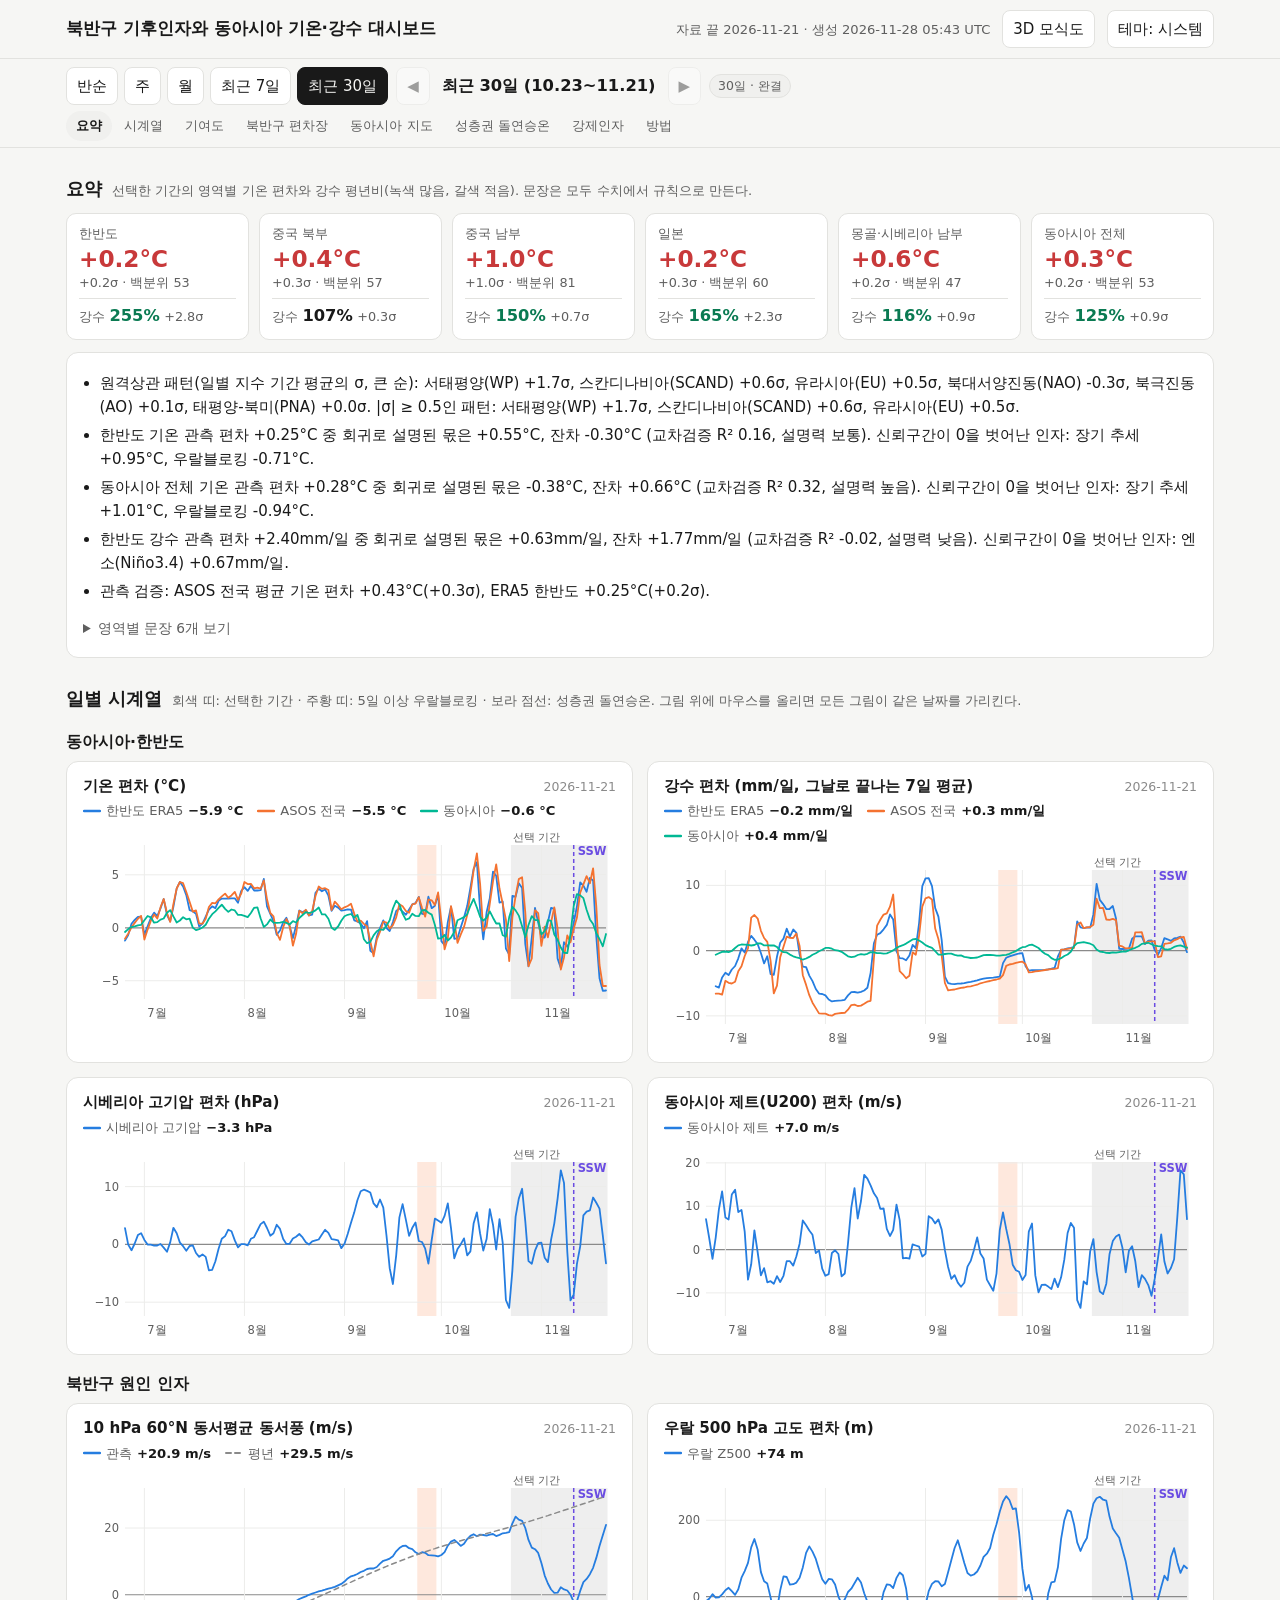
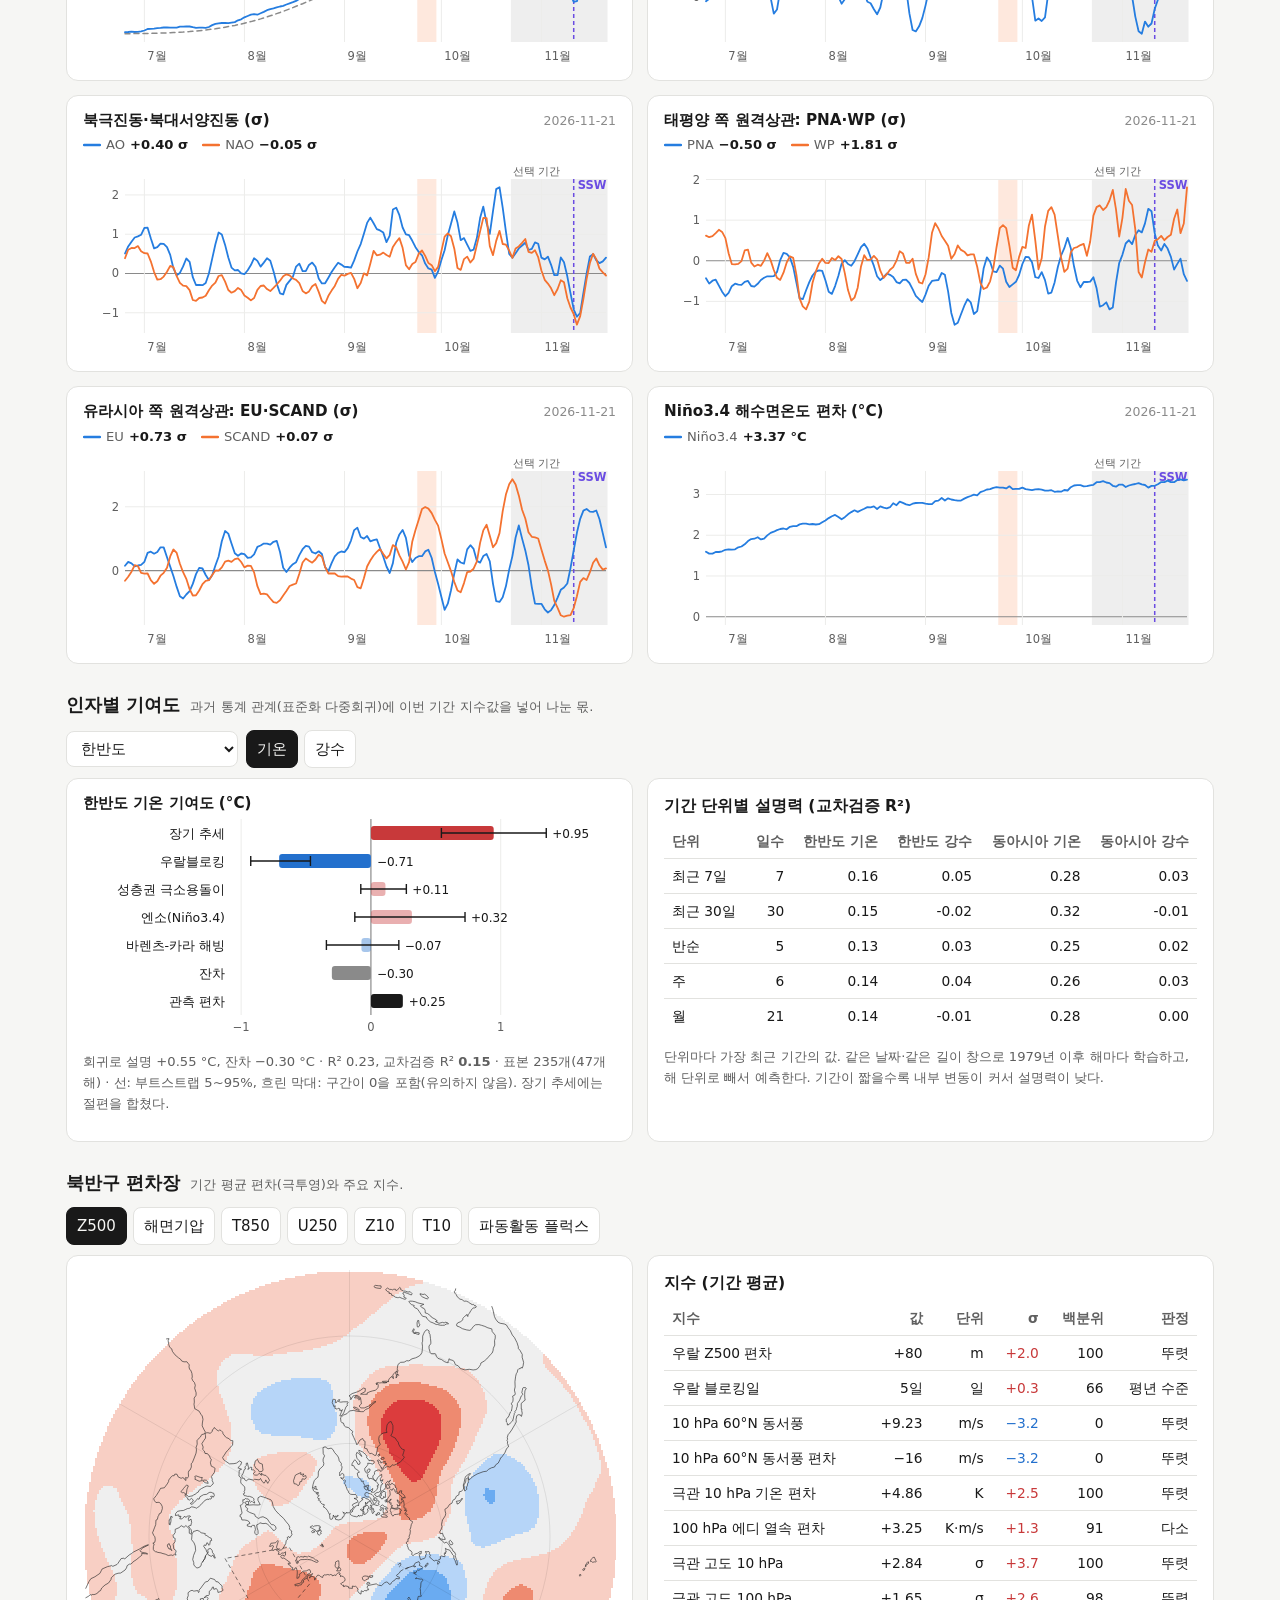
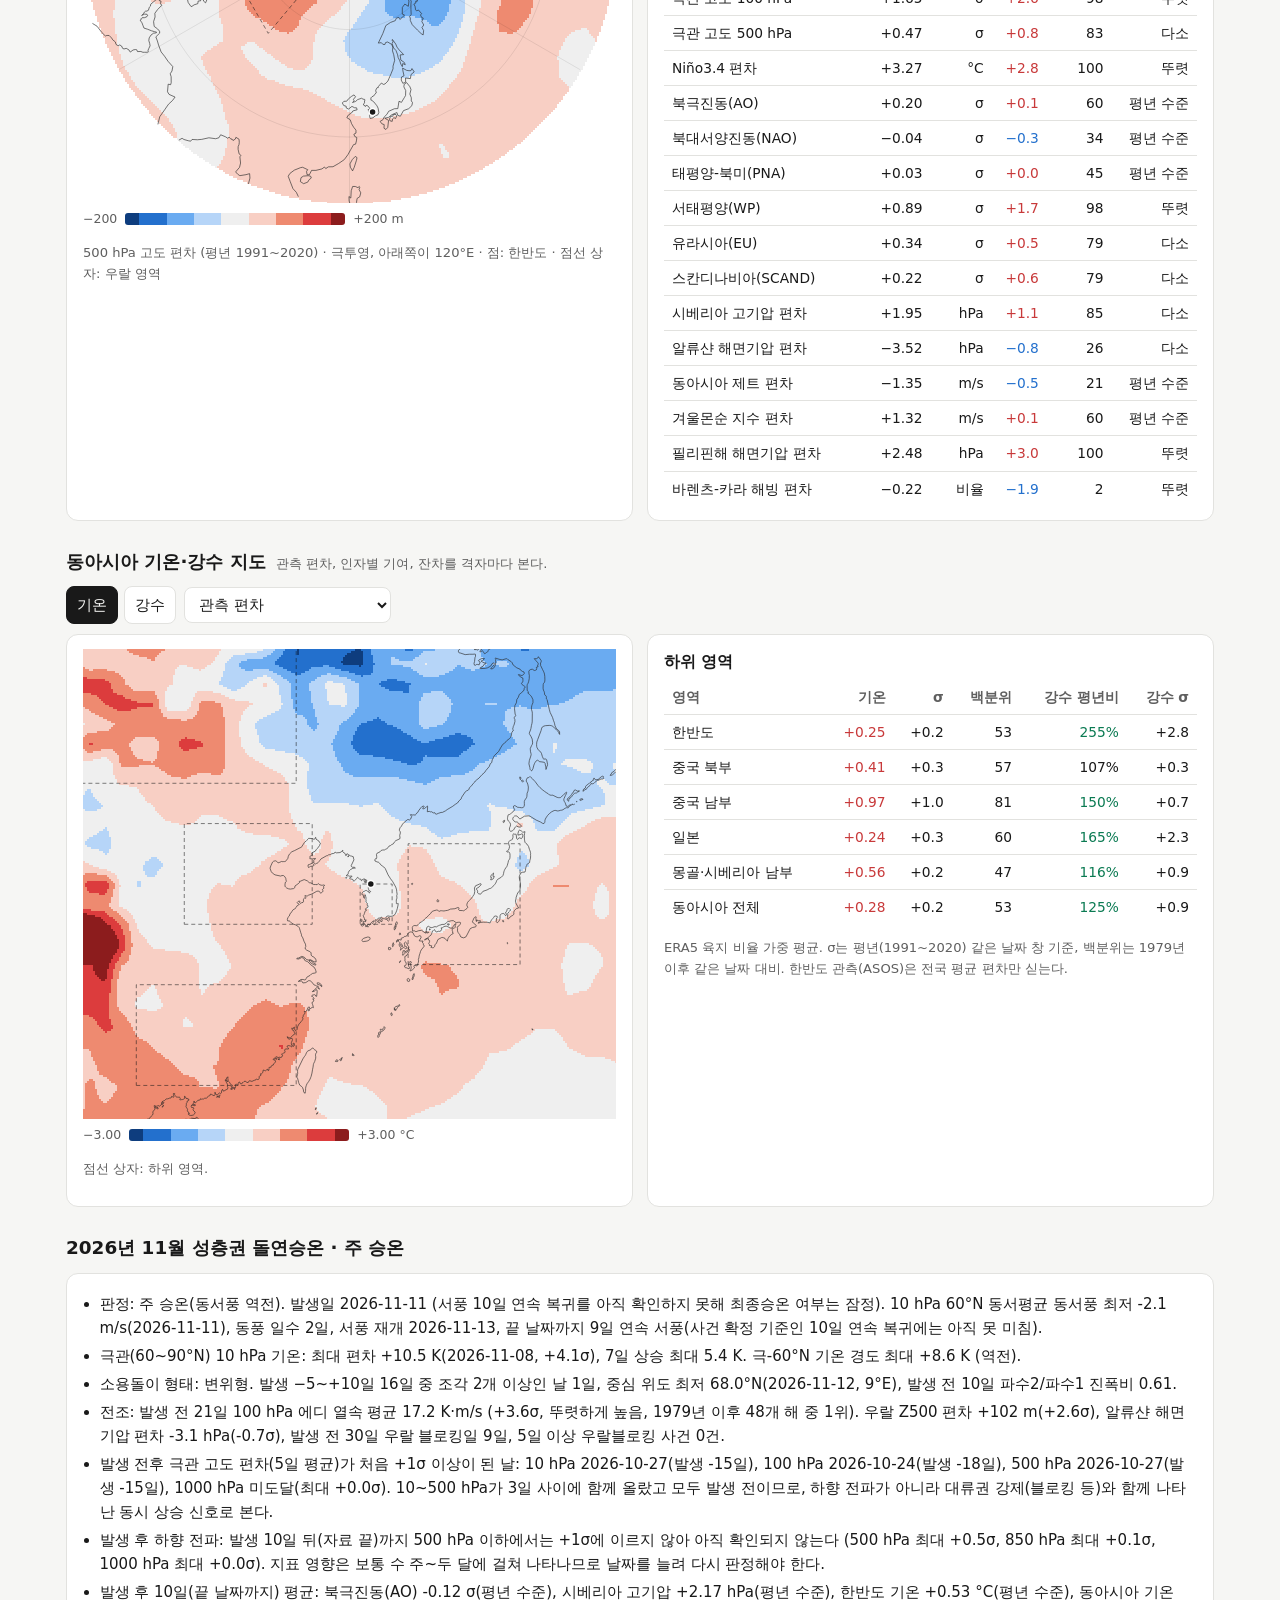
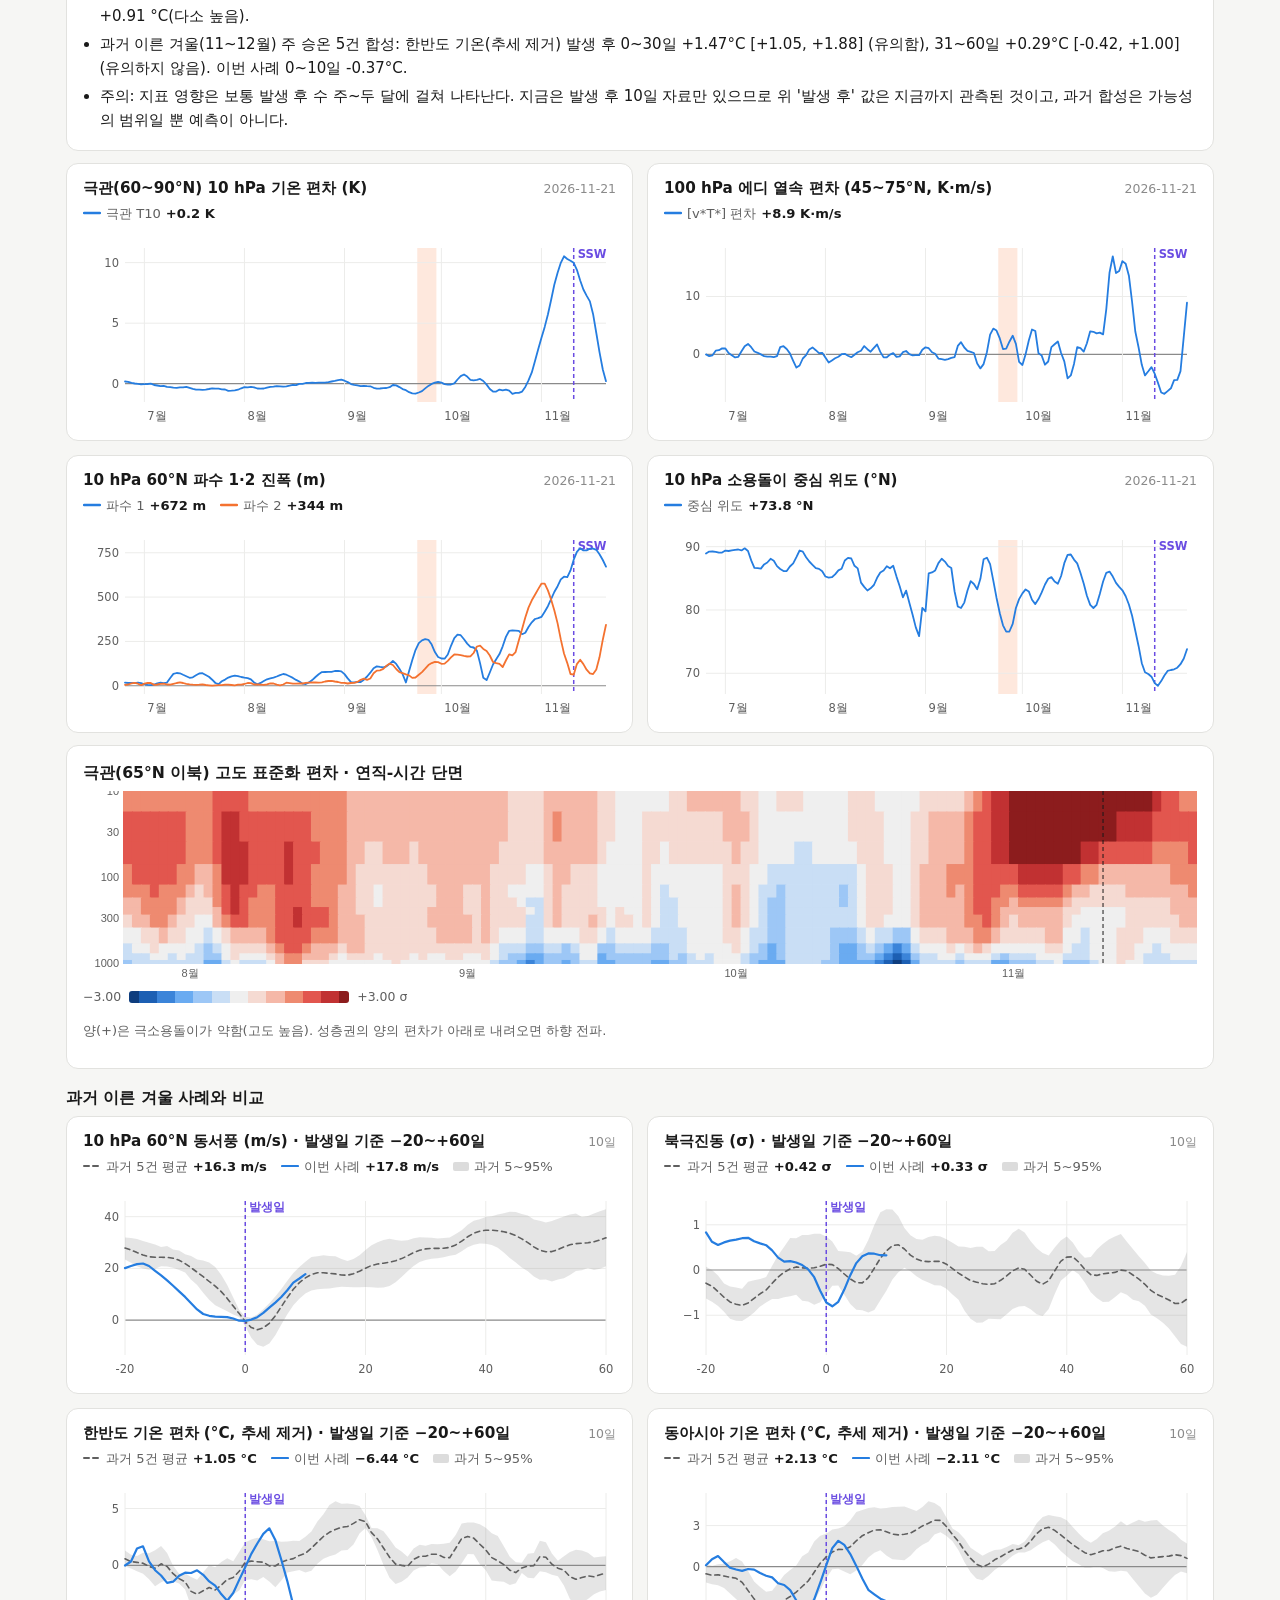
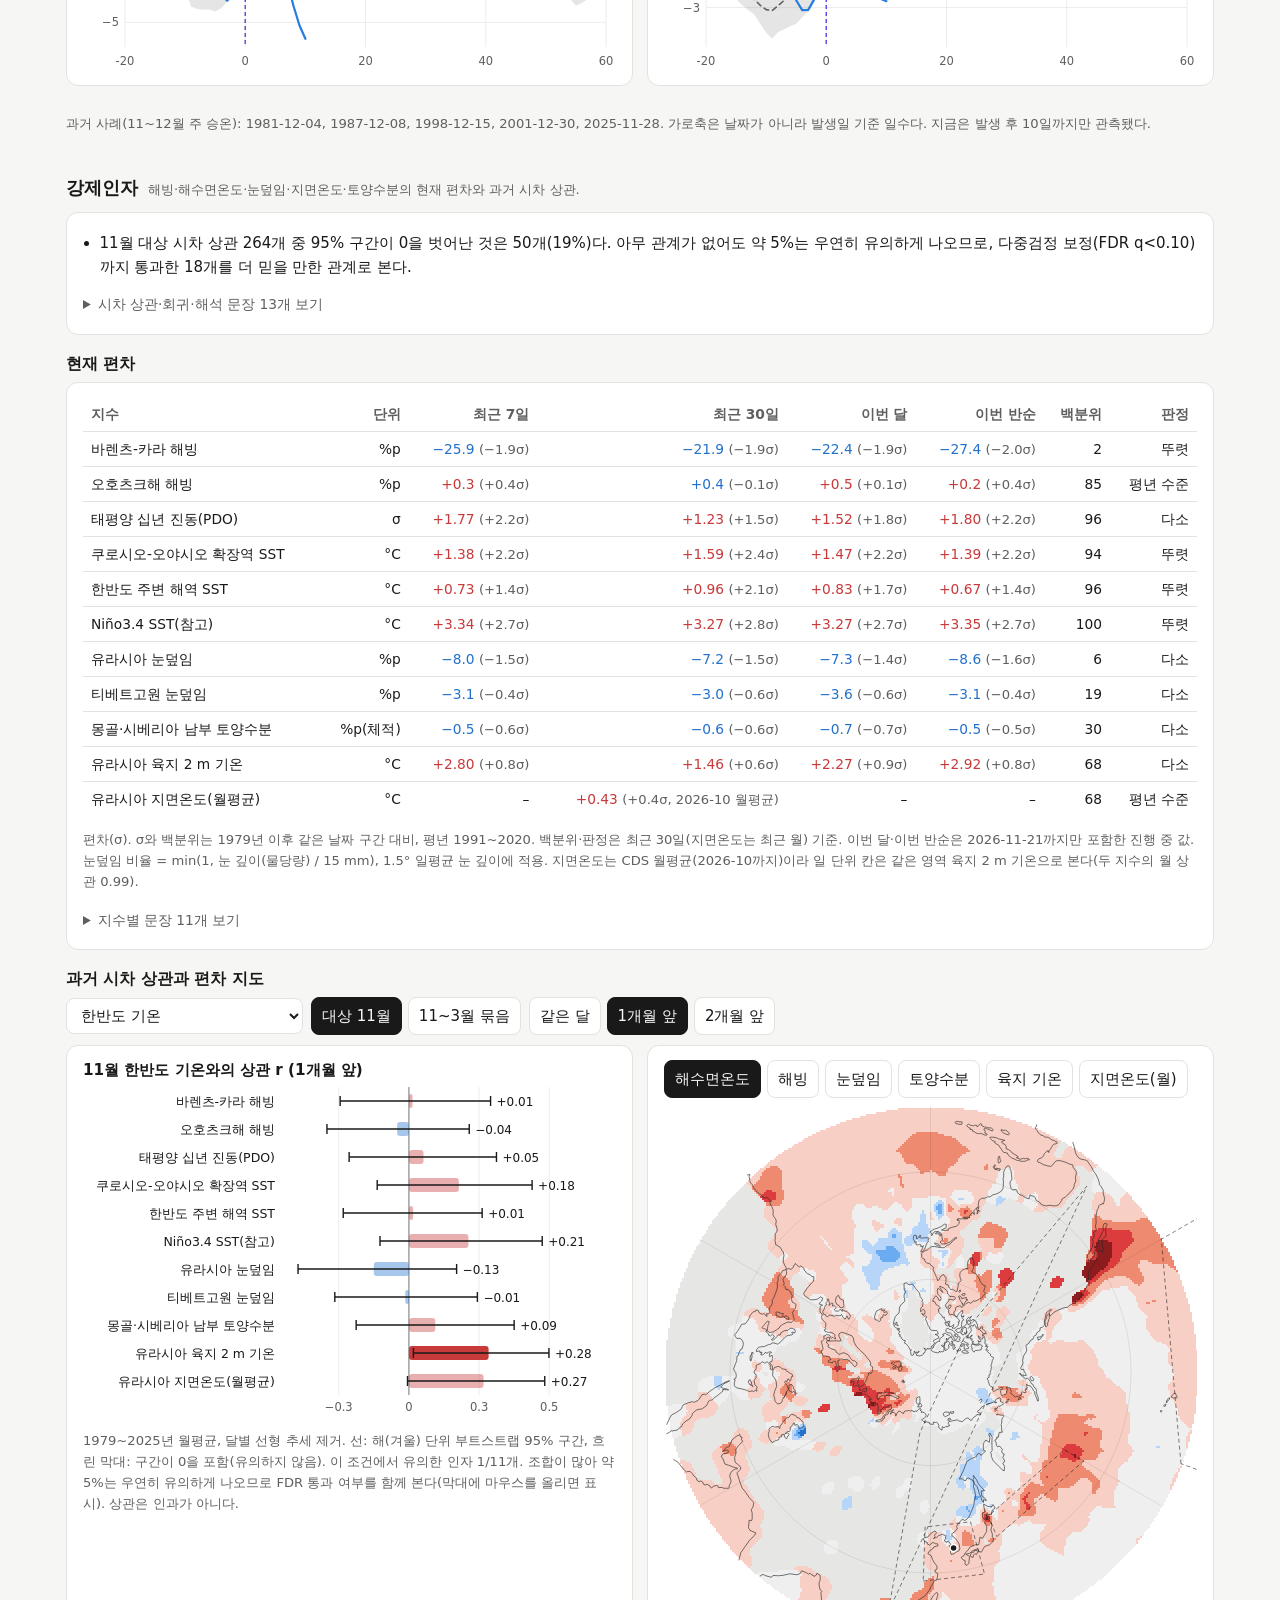
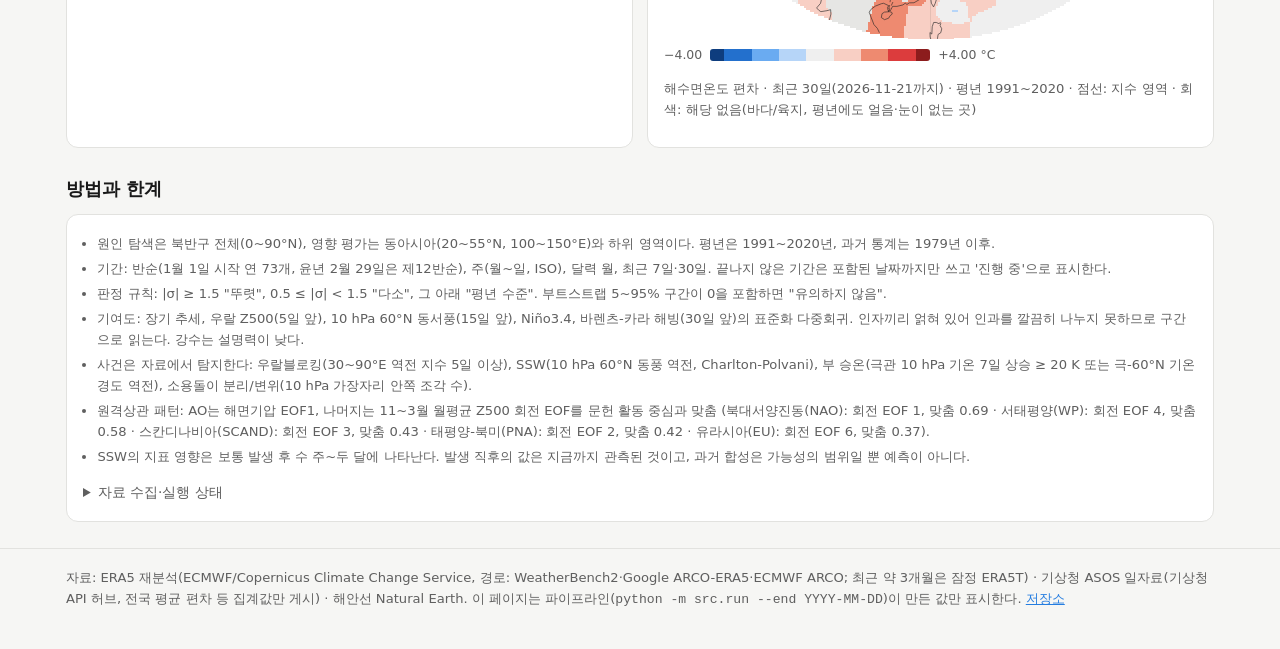
<file: site/index.html>
<!doctype html>
<html lang="ko">
<head>
<meta charset="utf-8">
<meta name="viewport" content="width=device-width,initial-scale=1">
<title>동아시아 기후인자 대시보드</title>
<meta name="description" content="ERA5와 기상청 ASOS로 본 북반구 기후인자(우랄블로킹, 성층권 돌연승온, 엔소 등)와 동아시아·한반도 기온·강수 편차의 기간별 객관 분석">
<link rel="stylesheet" href="assets/style.css">
<script>try{const t=localStorage.getItem("theme");if(t)document.documentElement.dataset.theme=t}catch(e){}</script>
</head>
<body>
<header class="top"><div class="wrap">
  <h1>북반구 기후인자와 동아시아 기온·강수 대시보드</h1>
  <span class="meta" id="dataEnd">자료 불러오는 중…</span>
  <a href="schematic/" id="schemLink"><button type="button">3D 모식도</button></a>
  <button type="button" id="themeBtn" aria-label="테마 바꾸기">테마: 시스템</button>
</div></header>
<div class="toolbar"><div class="wrap">
  <div class="controls" role="group" aria-label="기간 선택">
    <div class="tabs" id="kindTabs"></div>
    <button type="button" id="prevBtn" aria-label="앞 기간">◀</button>
    <span class="label" id="periodLabel">–</span>
    <button type="button" id="nextBtn" aria-label="뒤 기간">▶</button>
    <span class="pill" id="periodState"></span>
  </div>
  <nav class="toc" aria-label="목차">
    <a href="#sumSec">요약</a><a href="#tsSec">시계열</a><a href="#attrSec">기여도</a><a href="#nhSec">북반구 편차장</a>
    <a href="#eaSec">동아시아 지도</a><a href="#sswSec">성층권 돌연승온</a><a href="#forcingSec">강제인자</a><a href="#methodSec">방법</a>
  </nav>
</div></div>
<main class="wrap">

  <section id="sumSec">
    <div class="sec-head"><h2>요약</h2><p class="small">선택한 기간의 영역별 기온 편차와 강수 평년비(녹색 많음, 갈색 적음). 문장은 모두 수치에서 규칙으로 만든다.</p></div>
    <div class="tiles" id="tiles"></div>
    <div class="card" style="margin-top:12px"><ul class="sent" id="sentences"></ul>
      <details class="more"><summary id="regSentSum">영역별 문장</summary><ul class="sent" id="regSentences"></ul></details></div>
  </section>

  <section id="tsSec">
    <div class="sec-head"><h2>일별 시계열</h2>
      <p class="small">회색 띠: 선택한 기간 · 주황 띠: 5일 이상 우랄블로킹 · 보라 점선: 성층권 돌연승온. 그림 위에 마우스를 올리면 모든 그림이 같은 날짜를 가리킨다.</p></div>
    <h3>동아시아·한반도</h3>
    <div class="charts" id="tsImpact"></div>
    <h3>북반구 원인 인자</h3>
    <div class="charts" id="tsCause"></div>
  </section>

  <section id="attrSec">
    <div class="sec-head"><h2>인자별 기여도</h2><p class="small">과거 통계 관계(표준화 다중회귀)에 이번 기간 지수값을 넣어 나눈 몫.</p></div>
    <div class="row">
      <select id="regionSel" aria-label="영역"></select>
      <div class="tabs" id="varTabs"><button type="button" data-v="t" class="on">기온</button><button type="button" data-v="p">강수</button></div>
    </div>
    <div class="grid2" style="margin-top:10px">
      <div class="card"><div id="barChart"></div><p class="small" id="barNote"></p></div>
      <div class="card"><h3 style="margin-top:0">기간 단위별 설명력 (교차검증 R²)</h3><div class="tw" id="r2Table"></div>
        <p class="small">단위마다 가장 최근 기간의 값. 같은 날짜·같은 길이 창으로 1979년 이후 해마다 학습하고, 해 단위로 빼서 예측한다. 기간이 짧을수록 내부 변동이 커서 설명력이 낮다.</p></div>
    </div>
  </section>

  <section id="nhSec">
    <div class="sec-head"><h2>북반구 편차장</h2><p class="small">기간 평균 편차(극투영)와 주요 지수.</p></div>
    <div class="tabs" id="nhTabs"></div>
    <div class="grid2" style="margin-top:10px">
      <div class="card mapbox"><canvas id="nhMap" width="600" height="600" aria-label="북반구 극투영 편차 지도"></canvas><div class="tip" id="nhTip"></div>
        <div class="legend" id="nhLegend"></div><p class="small" id="nhNote"></p></div>
      <div class="card">
        <h3 style="margin-top:0">지수 (기간 평균)</h3><div class="tw" id="idxTable"></div>
      </div>
    </div>
  </section>

  <section id="eaSec">
    <div class="sec-head"><h2>동아시아 기온·강수 지도</h2><p class="small">관측 편차, 인자별 기여, 잔차를 격자마다 본다.</p></div>
    <div class="row">
      <div class="tabs" id="eaVarTabs"><button type="button" data-v="t2m" class="on">기온</button><button type="button" data-v="tp">강수</button></div>
      <select id="eaLayerSel" aria-label="지도 층"></select>
    </div>
    <div class="grid2" style="margin-top:10px">
      <div class="card mapbox"><canvas id="eaMap" width="600" height="480" aria-label="동아시아 지도"></canvas><div class="tip" id="eaTip"></div>
        <div class="legend" id="eaLegend"></div><p class="small" id="eaNote"></p></div>
      <div class="card"><h3 style="margin-top:0">하위 영역</h3><div class="tw" id="regTable"></div>
        <p class="small">ERA5 육지 비율 가중 평균. σ는 평년(1991~2020) 같은 날짜 창 기준, 백분위는 1979년 이후 같은 날짜 대비. 한반도 관측(ASOS)은 전국 평균 편차만 싣는다.</p></div>
    </div>
  </section>


  <section id="sswSec">
    <h2 id="sswTitle">성층권 돌연승온</h2>
    <div class="card"><ul class="sent" id="sswSent"></ul></div>
    <div class="charts" style="margin-top:12px" id="sswCharts"></div>
    <div class="card mapbox" style="margin-top:12px"><h3 style="margin-top:0">극관(65°N 이북) 고도 표준화 편차 · 연직-시간 단면</h3>
      <canvas id="pchCanvas" aria-label="극관 고도 편차 단면"></canvas><div class="tip" id="pchTip"></div>
      <div class="legend" id="pchLegend"></div><p class="small">양(+)은 극소용돌이가 약함(고도 높음). 성층권의 양의 편차가 아래로 내려오면 하향 전파.</p></div>
    <h3 id="sswHistTitle" hidden>과거 이른 겨울 사례와 비교</h3>
    <div class="charts" id="sswHist"></div>
  </section>

  <section id="forcingSec">
    <div class="sec-head"><h2>강제인자</h2><p class="small">해빙·해수면온도·눈덮임·지면온도·토양수분의 현재 편차와 과거 시차 상관.</p></div>
    <div class="card"><ul class="sent" id="fcSent"></ul>
      <details class="more"><summary id="fcMoreSum">자세한 문장</summary><ul class="sent" id="fcMore"></ul></details></div>
    <h3>현재 편차</h3>
    <div class="card"><div class="tw" id="fcTable"></div><p class="small" id="fcTableNote"></p>
      <details class="more"><summary id="fcStateSum">지수별 문장</summary><ul class="sent" id="fcState"></ul></details></div>
    <h3>과거 시차 상관과 편차 지도</h3>
    <div class="row">
      <select id="fcTarget" aria-label="상관 대상"></select>
      <div class="tabs" id="fcSeason"></div>
      <div class="tabs" id="fcLag"></div>
    </div>
    <div class="grid2" style="margin-top:10px">
      <div class="card"><div id="fcBars"></div><p class="small" id="fcBarNote"></p></div>
      <div class="card mapbox"><div class="tabs" id="fcMapTabs" style="margin-bottom:8px"></div>
        <canvas id="fcMap" width="600" height="600" aria-label="강제인자 편차 지도(극투영)"></canvas><div class="tip" id="fcTip"></div>
        <div class="legend" id="fcLegend"></div><p class="small" id="fcMapNote"></p></div>
    </div>
  </section>

  <section id="methodSec">
    <h2>방법과 한계</h2>
    <div class="card small" id="methods"></div>
  </section>
</main>
<footer><div class="wrap" id="footer"></div></footer>
<script src="assets/viz.js"></script>
<script src="assets/app.js"></script>
<script src="assets/forcing.js"></script>
</body>
</html>
</file>
<file: site/assets/style.css>
/* 대시보드·모식도 공통 스타일. 색은 역할별 토큰으로만 쓴다. */
:root {
  color-scheme: light;
  --bg: #f6f6f4; --surface: #ffffff; --surface-2: #f0f0ee; --line: #e2e2df;
  --ink: #191919; --ink-2: #5f5f5f; --ink-3: #8a8a8a;
  --warm: #c8393a; --cool: #2370cd; --accent: #257de0; --accent-ink: #ffffff;
  --s1: #257de0; --s2: #f47230; --s3: #00b894; --s4: #6a4ce2; --grid: #ececea;
  --band-block: rgba(244, 114, 48, .16); --band-ssw: rgba(106, 76, 226, .16); --band-sel: rgba(25, 25, 25, .07);
  --note: #fff6e0; --note-line: #efd9a3;
}
@media (prefers-color-scheme: dark) {
  :root:not([data-theme="light"]) {
    color-scheme: dark;
    --bg: #121212; --surface: #1c1c1c; --surface-2: #262626; --line: #333333;
    --ink: #efefef; --ink-2: #a8a8a8; --ink-3: #7c7c7c;
    --warm: #eb6263; --cool: #4f9bf0; --accent: #338ced; --accent-ink: #0b0b0b;
    --s1: #338ced; --s2: #e76624; --s3: #00a888; --s4: #9887ef; --grid: #2a2a2a;
    --band-block: rgba(231, 102, 36, .22); --band-ssw: rgba(152, 135, 239, .22); --band-sel: rgba(255, 255, 255, .08);
    --note: #2b2615; --note-line: #4d4223;
  }
}
:root[data-theme="dark"] {
  color-scheme: dark;
  --bg: #121212; --surface: #1c1c1c; --surface-2: #262626; --line: #333333;
  --ink: #efefef; --ink-2: #a8a8a8; --ink-3: #7c7c7c;
  --warm: #eb6263; --cool: #4f9bf0; --accent: #338ced; --accent-ink: #0b0b0b;
  --s1: #338ced; --s2: #e76624; --s3: #00a888; --s4: #9887ef; --grid: #2a2a2a;
  --band-block: rgba(231, 102, 36, .22); --band-ssw: rgba(152, 135, 239, .22); --band-sel: rgba(255, 255, 255, .08);
  --note: #2b2615; --note-line: #4d4223;
}
* { box-sizing: border-box; }
html, body { margin: 0; background: var(--bg); color: var(--ink); }
body { font-family: "Pretendard", "Noto Sans KR", "Apple SD Gothic Neo", "Malgun Gothic", system-ui, sans-serif;
  font-size: 15px; line-height: 1.6; -webkit-text-size-adjust: 100%; }
a { color: var(--accent); }
header.top { background: var(--bg); border-bottom: 1px solid var(--line); }
.wrap { max-width: 1180px; margin: 0 auto; padding: 0 16px; }
.top .wrap { display: flex; align-items: center; gap: 12px; padding-top: 10px; padding-bottom: 10px; flex-wrap: wrap; }
.top h1 { font-size: 1.05rem; margin: 0; line-height: 1.3; flex: 1 1 260px; }
.top .meta { color: var(--ink-2); font-size: .82rem; }
button, select { font: inherit; color: var(--ink); background: var(--surface); border: 1px solid var(--line);
  border-radius: 8px; padding: 6px 10px; cursor: pointer; min-height: 36px; }
button:hover, select:hover { border-color: var(--ink-3); }
button[aria-pressed="true"], .tabs button.on { background: var(--ink); color: var(--bg); border-color: var(--ink); }
button:disabled { opacity: .4; cursor: default; }
.tabs { display: flex; gap: 6px; flex-wrap: wrap; }
.controls { display: flex; gap: 8px; align-items: center; flex-wrap: wrap; margin: 14px 0 6px; }
.controls .label { font-weight: 600; font-size: 1.02rem; margin: 0 4px; }
.pill { display: inline-block; font-size: .78rem; padding: 1px 8px; border-radius: 999px; border: 1px solid var(--line);
  color: var(--ink-2); background: var(--surface-2); }
main { padding-bottom: 64px; }
section { margin: 26px 0; }
h2 { font-size: 1.15rem; margin: 0 0 10px; }
h3 { font-size: .98rem; margin: 16px 0 6px; }
.card { background: var(--surface); border: 1px solid var(--line); border-radius: 12px; padding: 14px 16px; }
.grid2 { display: grid; grid-template-columns: repeat(auto-fit, minmax(min(320px, 100%), 1fr)); gap: 14px; }
.grid2 > *, .tiles > * { min-width: 0; }
.tiles { display: grid; grid-template-columns: repeat(auto-fit, minmax(160px, 1fr)); gap: 10px; }
.tile { background: var(--surface); border: 1px solid var(--line); border-radius: 10px; padding: 10px 12px; }
.tile .k { color: var(--ink-2); font-size: .8rem; }
.tile .v { font-size: 1.45rem; font-weight: 700; line-height: 1.25; font-variant-numeric: tabular-nums; }
.tile .n { color: var(--ink-2); font-size: .8rem; }
.pos { color: var(--warm); } .neg { color: var(--cool); }
ul.sent { margin: 0; padding-left: 1.1em; } ul.sent li { margin: 4px 0; }
.tw { overflow-x: auto; }
table { border-collapse: collapse; width: 100%; font-size: .86rem; font-variant-numeric: tabular-nums; }
th, td { padding: 6px 8px; border-bottom: 1px solid var(--line); text-align: right; white-space: nowrap; }
th { color: var(--ink-2); font-weight: 600; }
th:first-child, td:first-child { text-align: left; }
tr:last-child td { border-bottom: none; }
.mapbox { position: relative; }
.mapbox canvas { width: 100%; height: auto; display: block; touch-action: pan-y; }
.legend { display: flex; align-items: center; gap: 8px; font-size: .78rem; color: var(--ink-2); margin-top: 6px; flex-wrap: wrap; }
.legend canvas { width: 220px; height: 12px; border-radius: 3px; max-width: 60vw; }
.tip { position: absolute; pointer-events: none; background: var(--surface); border: 1px solid var(--line); color: var(--ink);
  border-radius: 8px; padding: 6px 8px; font-size: .8rem; box-shadow: 0 2px 10px rgba(0,0,0,.12); white-space: nowrap;
  display: none; z-index: 5; font-variant-numeric: tabular-nums; }
.chart { position: relative; }
.chart svg { width: 100%; height: auto; display: block; overflow: visible; }
.chart text { fill: var(--ink-2); font-size: 11px; }
.chart .t-title { fill: var(--ink); font-size: 12.5px; font-weight: 600; }
/* 시계열·막대 (V.lineChart, V.barChart): 실제 화면 폭으로 그려 글자 크기가 그대로 보인다 */
.lc { position: relative; }
.lc-head { display: flex; flex-direction: column; gap: 4px; margin-bottom: 6px; }
.lc-tr { display: flex; align-items: baseline; gap: 4px 10px; flex-wrap: wrap; }
.lc-title { font-size: .95rem; margin: 0; line-height: 1.35; }
.lc-legend { display: flex; flex-wrap: wrap; gap: 4px 14px; align-items: center; font-size: .82rem; color: var(--ink-2); font-variant-numeric: tabular-nums; }
.lc-key { display: inline-flex; align-items: center; gap: 5px; white-space: nowrap; }
.lc-key b { color: var(--ink); font-weight: 600; }
.lc-areakey { display: inline-block; width: 16px; height: 9px; border-radius: 2px; background: var(--ink-3); opacity: .3; }
.lc-date { margin-left: auto; color: var(--ink-3); font-size: .78rem; }
.lc-plot { position: relative; width: 100%; }
.lc-plot svg { display: block; overflow: visible; touch-action: pan-y; }
.lc-plot text { font-family: inherit; }
.lc-tick { fill: var(--ink-2); font-size: 11.5px; font-variant-numeric: tabular-nums; }
.lc-lab { fill: var(--ink); font-size: 12.5px; }
.lc-val { fill: var(--ink); font-size: 12px; font-variant-numeric: tabular-nums; }
.lc-band { fill: var(--ink-2); font-size: 11px; }
.lc-grid { stroke: var(--grid); stroke-width: 1; }
.lc-zero { stroke: var(--ink-3); stroke-width: 1.2; }
.lc-mark { stroke: var(--s4); stroke-width: 1.5; stroke-dasharray: 4 3; }
.lc-marktxt { fill: var(--s4); font-size: 11.5px; font-weight: 600; }
.lc-area { fill: var(--ink-3); opacity: .22; }
.lc-ci { stroke: var(--ink); stroke-width: 1.4; }
.lc-cross { stroke: var(--ink-2); stroke-width: 1; }
.lc-dot { stroke: var(--surface); stroke-width: 2; }
.tip .sw { display: inline-block; width: 9px; height: 9px; border-radius: 2px; margin-right: 5px; vertical-align: 0; }
.charts { display: grid; grid-template-columns: repeat(auto-fit, minmax(min(460px, 100%), 1fr)); gap: 14px; }
.charts > * { min-width: 0; }
/* 강수 값 글자: 많음 녹색, 적음 갈색 (글자용으로 대비를 높인 단계) */
.wet { color: #0a7a52; } .dry { color: #8a5410; }
:root[data-theme="dark"] .wet { color: #4cc492; } :root[data-theme="dark"] .dry { color: #d9a253; }
@media (prefers-color-scheme: dark) { :root:not([data-theme="light"]) .wet { color: #4cc492; } :root:not([data-theme="light"]) .dry { color: #d9a253; } }
/* 기간 선택·목차 막대 (넓은 화면에서 위에 붙는다) */
.toolbar { position: sticky; top: 0; z-index: 20; background: color-mix(in srgb, var(--bg) 94%, transparent); backdrop-filter: blur(6px);
  border-bottom: 1px solid var(--line); }
.toolbar .controls { margin: 0; padding: 8px 0 6px; }
.toc { display: flex; gap: 2px; overflow-x: auto; padding-bottom: 6px; scrollbar-width: none; }
.toc::-webkit-scrollbar { display: none; }
.toc a { flex: none; font-size: .84rem; color: var(--ink-2); text-decoration: none; padding: 4px 10px; border-radius: 999px; }
.toc a:hover { color: var(--ink); background: var(--surface-2); }
.toc a.on { color: var(--ink); background: var(--surface-2); font-weight: 600; }
section { scroll-margin-top: 104px; }
.sec-head { display: flex; align-items: baseline; gap: 10px; flex-wrap: wrap; margin-bottom: 10px; }
.sec-head h2 { margin: 0; }
.sec-head .small { margin: 0; }
details.more { margin-top: 10px; }
details.more > summary { cursor: pointer; color: var(--ink-2); font-size: .86rem; padding: 4px 0; list-style-position: inside; }
details.more > summary:hover { color: var(--ink); }
details.more[open] > summary { margin-bottom: 6px; }
.tile .tp { margin-top: 4px; padding-top: 4px; border-top: 1px solid var(--line); font-size: .86rem; font-variant-numeric: tabular-nums; }
.tile .tp b { font-size: 1.02rem; }
.tile .lab { color: var(--ink-2); font-size: .8rem; }
.small { color: var(--ink-2); font-size: .82rem; }
.note { background: var(--note); border: 1px solid var(--note-line); border-radius: 10px; padding: 10px 14px; font-size: .88rem; }
.row { display: flex; gap: 8px; align-items: center; flex-wrap: wrap; }
footer { color: var(--ink-2); font-size: .82rem; border-top: 1px solid var(--line); padding: 18px 0 40px; }
.sr { position: absolute; width: 1px; height: 1px; overflow: hidden; clip: rect(0 0 0 0); }
@media (max-width: 600px) {
  .toolbar { position: static; }
  section { scroll-margin-top: 8px; }
}
@media (max-width: 520px) {
  body { font-size: 14px; }
  .tile .v { font-size: 1.2rem; }
  .grid2 { grid-template-columns: minmax(0, 1fr); }
}
</file>
